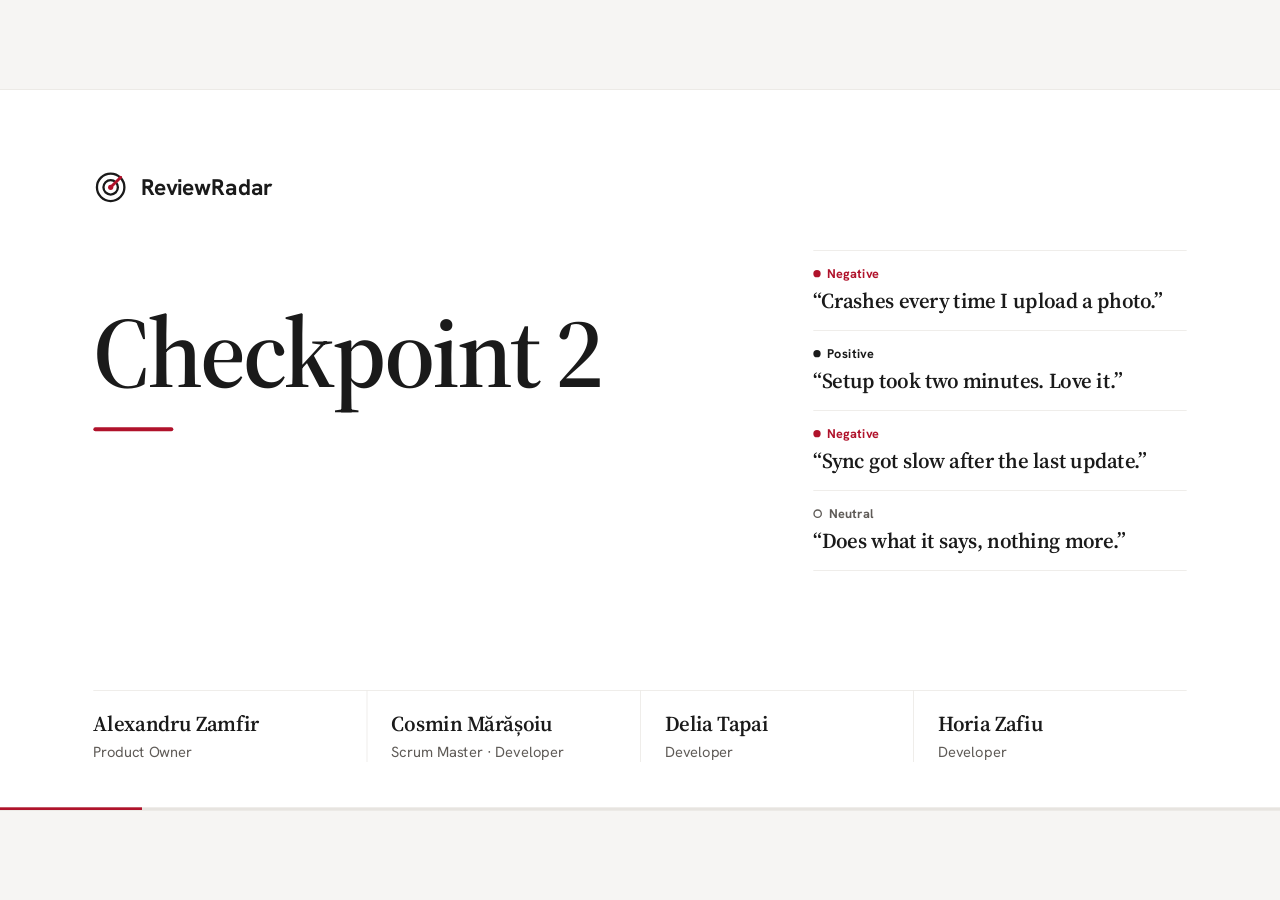
<file: docs/presentation/index.html>
<!DOCTYPE html>
<html lang="en">
<head>
<meta charset="utf-8">
<meta name="viewport" content="width=device-width, initial-scale=1">
<title>ReviewRadar · Checkpoint 2</title>
<link rel="icon" href="data:image/svg+xml,%3Csvg xmlns='http://www.w3.org/2000/svg' viewBox='0 0 24 24'%3E%3Ccircle cx='12' cy='12' r='9.5' fill='none' stroke='%231a1a1a' stroke-width='1.6'/%3E%3Ccircle cx='12' cy='12' r='5' fill='none' stroke='%231a1a1a' stroke-width='1.6'/%3E%3Cpath d='M12 12 L19 5' stroke='%23b0122b' stroke-width='2' stroke-linecap='round'/%3E%3Ccircle cx='12' cy='12' r='1.8' fill='%23b0122b'/%3E%3C/svg%3E">
<link rel="preconnect" href="https://fonts.googleapis.com">
<link rel="preconnect" href="https://fonts.gstatic.com" crossorigin>
<link rel="stylesheet" href="https://fonts.googleapis.com/css2?family=Hanken+Grotesk:wght@400;500;600;700&family=Source+Serif+4:opsz,wght@8..60,600&display=swap">
<link rel="stylesheet" href="styles.css">
</head>
<body>

<!-- Shared symbols -->
<svg width="0" height="0" style="position:absolute" aria-hidden="true">
  <defs>
    <symbol id="logo" viewBox="0 0 24 24">
      <circle cx="12" cy="12" r="9.5" fill="none" stroke="#1a1a1a" stroke-width="1.6"/>
      <circle cx="12" cy="12" r="5" fill="none" stroke="#1a1a1a" stroke-width="1.6"/>
      <path d="M12 12 L19 5" stroke="#b0122b" stroke-width="2" stroke-linecap="round"/>
      <circle cx="12" cy="12" r="1.8" fill="#b0122b"/>
    </symbol>
    <symbol id="i-chat" viewBox="0 0 24 24"><path d="M4.5 19.5l1.2-3.6A8 8 0 1 1 8.4 18.6z"/><path d="M9 10.5h6M9 13.5h4"/></symbol>
    <symbol id="i-headset" viewBox="0 0 24 24"><path d="M4 15v-3a8 8 0 0 1 16 0v3"/><rect x="3" y="14" width="4.5" height="6.5" rx="1.5"/><rect x="16.5" y="14" width="4.5" height="6.5" rx="1.5"/></symbol>
    <symbol id="i-userplus" viewBox="0 0 24 24"><circle cx="10" cy="8" r="4"/><path d="M3 20c.4-3.6 3.3-6 7-6 2 0 3.7.6 5 1.8"/><path d="M19 13v7M15.5 16.5h7"/></symbol>
    <symbol id="i-key" viewBox="0 0 24 24"><circle cx="8" cy="15.5" r="4.5"/><path d="M11.2 12.3L20 3.5M16.5 7l3 3M14 9.5l2 2"/></symbol>
    <symbol id="i-shield" viewBox="0 0 24 24"><path d="M12 3l8 3v6c0 4.6-3.4 8.1-8 9-4.6-.9-8-4.4-8-9V6z"/><path d="M8.5 12.2l2.4 2.4 4.6-4.9"/></symbol>
    <symbol id="i-bell" viewBox="0 0 24 24"><path d="M6 16.5V11a6 6 0 0 1 12 0v5.5l1.8 1.8H4.2z"/><path d="M10 21h4"/></symbol>
    <symbol id="i-mail" viewBox="0 0 24 24"><rect x="3" y="5" width="18" height="14" rx="2"/><path d="M3.5 7l8.5 6 8.5-6"/></symbol>
    <marker id="arrow" viewBox="0 0 10 10" refX="9" refY="5" markerWidth="9" markerHeight="9" orient="auto-start-reverse"><path d="M0 0L10 5L0 10z" fill="#1a1a1a"/></marker>
    <marker id="arrow-soft" viewBox="0 0 10 10" refX="9" refY="5" markerWidth="9" markerHeight="9" orient="auto-start-reverse"><path d="M0 0L10 5L0 10z" fill="#a8a39e"/></marker>
  </defs>
</svg>

<main class="viewport">
<div class="stage" id="stage" data-current="0">

  <!-- ============ Title ============ -->
  <section class="slide s-title" aria-label="Title">
    <div class="brand rv"><svg aria-hidden="true"><use href="#logo"/></svg>ReviewRadar</div>
    <h1 class="rv d1">Checkpoint 2</h1>

    <ul class="samples" aria-label="Sample reviews">
      <li class="neg rv d2"><span class="sent">Negative</span><q>Crashes every time I upload a photo.</q></li>
      <li class="pos rv d3"><span class="sent">Positive</span><q>Setup took two minutes. Love it.</q></li>
      <li class="neg rv d4"><span class="sent">Negative</span><q>Sync got slow after the last update.</q></li>
      <li class="neu rv d5"><span class="sent">Neutral</span><q>Does what it says, nothing more.</q></li>
    </ul>

    <div class="team rv d3">
      <div><div class="name">Alexandru Zamfir</div><div class="role">Product Owner</div></div>
      <div><div class="name">Cosmin Mărășoiu</div><div class="role">Scrum Master · Developer</div></div>
      <div><div class="name">Delia Tapai</div><div class="role">Developer</div></div>
      <div><div class="name">Horia Zafiu</div><div class="role">Developer</div></div>
    </div>
  </section>

  <!-- ============ Meetings & communication ============ -->
  <section class="slide s-meet" aria-label="Meetings and communication">
    <h2 class="rv">How the team stayed in sync</h2>
    <p class="meta rv d1"><span class="ico"><svg class="icon" aria-hidden="true"><use href="#i-chat"/></svg><b>WhatsApp</b> for day-to-day coordination</span>
      <span class="ico"><svg class="icon" aria-hidden="true"><use href="#i-headset"/></svg><b>Discord</b> voice calls for every meeting</span></p>

    <div class="track">
      <div class="meeting rv d2">
        <div class="pt"></div>
        <p class="when">Meeting 1</p>
        <h3>Kickoff &amp; planning</h3>
        <p class="body">Set up the <b>environment</b> and repository, <b>divided the tasks</b> and agreed on the <b>system architecture</b>.</p>
      </div>
      <div class="meeting rv d3">
        <div class="pt"></div>
        <p class="when">Meeting 2</p>
        <h3>Debrief &amp; review</h3>
        <p class="body">Reviewed <b>implementation progress</b>, went through these <b>slides</b> and agreed on the <b>next steps</b>.</p>
      </div>
    </div>
  </section>

  <!-- ============ Authentication ============ -->
  <section class="slide s-auth" aria-label="Authentication">
    <div class="cols">
      <div>
        <h2 class="rv">Supabase Auth owns every account</h2>
        <p class="lead rv d1">We chose <b>Supabase Auth</b> and route it through our <b>FastAPI</b> gateway, so the UI never holds an auth key.</p>
      </div>
      <ul class="rows">
        <li class="rv d2"><svg class="icon" aria-hidden="true"><use href="#i-userplus"/></svg><h3>Registration</h3>
          <p class="body">Email and password; a <b>profile</b> is created by a database trigger</p></li>
        <li class="rv d3"><svg class="icon" aria-hidden="true"><use href="#i-key"/></svg><h3>Login</h3>
          <p class="body">Supabase issues a <b>JWT</b>; FastAPI verifies it on every request</p></li>
        <li class="rv d4"><svg class="icon" aria-hidden="true"><use href="#i-shield"/></svg><h3>Session</h3>
          <p class="body">Refresh token in an <b>HttpOnly cookie</b>, so a reload keeps you signed in</p></li>
      </ul>
    </div>
    <div class="chain rv d5">
      <span class="step">Account</span><span class="arrow"></span>
      <span class="step">Project membership</span><span class="arrow"></span>
      <span class="step key">Role in that project</span><span class="arrow"></span>
      <span class="step">Allowed actions</span>
    </div>
  </section>

  <!-- ============ Notifications ============ -->
  <section class="slide s-notif" aria-label="Notifications">
    <h2 class="rv">One inbox for every decision</h2>
    <p class="meta rv d1">A single <b>notify()</b> call in FastAPI per event. Solid lines are live, dashed lines are planned.</p>

    <div class="flow">
      <ul class="events rv d2">
        <li>Invited to a project</li>
        <li>Invitation accepted or declined</li>
        <li class="later">Sentiment analysis finished</li>
        <li class="later">Issue assigned to you</li>
      </ul>
      <div class="connector rv d3"></div>
      <div class="hub-node rv d3"><h3>Notification service</h3></div>
      <div class="fork rv d4">
        <svg viewBox="0 0 120 360" preserveAspectRatio="none" aria-hidden="true">
          <path d="M0 180 C60 180 60 80 116 80" fill="none" stroke="#1a1a1a" stroke-width="2" vector-effect="non-scaling-stroke" marker-end="url(#arrow)"/>
          <path d="M0 180 C60 180 60 280 116 280" fill="none" stroke="#a8a39e" stroke-width="2" stroke-dasharray="8 8" vector-effect="non-scaling-stroke" marker-end="url(#arrow-soft)"/>
        </svg>
      </div>
      <div class="channels">
        <div class="channel rv d4">
          <svg class="icon" aria-hidden="true"><use href="#i-bell"/></svg>
          <div><h3>In-app inbox</h3><p class="small">Unread count in the top bar; accept or decline in place</p></div>
        </div>
        <div class="channel planned rv d5">
          <svg class="icon" aria-hidden="true"><use href="#i-mail"/></svg>
          <div><h3>Email via Brevo</h3><p class="small">Planned: the same events by email</p></div>
        </div>
      </div>
    </div>
  </section>

  <!-- ============ Review import (new) ============ -->
  <section class="slide s-import" aria-label="Review import">
    <h2 class="rv">Reviews can now enter a project</h2>
    <p class="meta rv d1">CSV import and a manual review form on the new <b>Reviews</b> page · FR03 · FR04 · NFR02</p>

    <div class="track pipe">
      <div class="meeting rv d2">
        <div class="pt"></div>
        <h3>Upload a CSV</h3>
        <p class="body">UTF-8, up to 2&nbsp;MB. Comma, semicolon or tab is detected automatically.</p>
      </div>
      <div class="meeting rv d3">
        <div class="pt"></div>
        <h3>Check the file</h3>
        <p class="body">A <b>content</b> column is required. A file that can’t be read is rejected and nothing is saved.</p>
      </div>
      <div class="meeting rv d4">
        <div class="pt"></div>
        <h3>Validate each row</h3>
        <p class="body">Bad rows are reported with <b>row, field and reason</b>. Valid rows are still saved.</p>
      </div>
      <div class="meeting rv d5">
        <div class="pt"></div>
        <h3>Skip duplicates</h3>
        <p class="body">The same text, ignoring case and spacing, is <b>counted, not saved twice</b>.</p>
      </div>
    </div>

    <p class="foot rv d5">Only owners and analysts can import; archived projects are read-only. Manual reviews get the same duplicate check, and every import is written to the audit log.</p>
  </section>

  <!-- ============ Implementation progress ============ -->
  <section class="slide s-progress" aria-label="Implementation progress">
    <h2 class="rv">Collaboration is built; review data has started</h2>
    <p class="meta rv d1"><b>251</b> automated tests · <b>97%</b> backend coverage · CI on every pull request · tracked on Trello</p>

    <ul class="ledger rv d2">
      <li><h3>Authentication</h3><p>Sign up, sign in and sign out through FastAPI; the session survives a reload</p><span>FR01</span></li>
      <li><h3>Projects &amp; roles</h3><p>Create, rename and archive; owner, analyst, product manager, viewer</p><span>FR02 · FR09</span></li>
      <li><h3>Invitations &amp; inbox</h3><p>Invite by email and role, 7-day expiry, unread count</p><span>FR09</span></li>
      <li><h3>Categories</h3><p>Per-project categories with an optional colour, managed by owners</p><span></span></li>
      <li><h3>Review import</h3><p>CSV upload with row validation, manual entry, duplicate detection</p><span>FR03 · FR04</span></li>
      <li><h3>Docker Compose</h3><p>Frontend and backend start with one command</p><span></span></li>
    </ul>
  </section>

  <!-- ============ Architecture ============ -->
  <section class="slide s-arch" aria-label="Architecture">
    <h2 class="rv">How the pieces fit together</h2>
    <p class="meta rv d1">Solid boxes are in use, dashed boxes are planned.</p>

    <div class="arch rv d2">
      <svg class="wires" viewBox="0 0 1640 600" aria-hidden="true">
        <path d="M240 320 L406 320" marker-end="url(#arrow)"/>
        <text x="325" y="304" text-anchor="middle">WebSocket</text>
        <path d="M740 320 L906 320" marker-end="url(#arrow)"/>
        <text x="825" y="304" text-anchor="middle">HTTP + JWT</text>
        <path d="M1240 320 C1290 320 1290 86 1336 86" marker-end="url(#arrow)"/>
        <path d="M1240 320 C1290 320 1290 242 1336 242" marker-end="url(#arrow)"/>
        <path class="planned" d="M1240 320 C1290 320 1290 398 1336 398" marker-end="url(#arrow-soft)"/>
        <path class="planned" d="M1240 320 C1290 320 1290 554 1336 554" marker-end="url(#arrow-soft)"/>
      </svg>

      <div class="compose" style="left:380px;top:140px;width:890px;height:300px"><span>Docker Compose</span></div>

      <div class="node soft" style="left:0;top:220px;width:240px;height:200px">
        <h3>Browser</h3><p>Refresh token in an HttpOnly cookie</p>
      </div>
      <div class="node" style="left:410px;top:220px;width:330px;height:200px">
        <h3>Streamlit</h3><p>Projects, categories, reviews and inbox; holds no auth key</p>
      </div>
      <div class="node key" style="left:910px;top:220px;width:330px;height:200px">
        <h3>FastAPI</h3><p>Auth gateway, roles, import and every business rule</p>
      </div>

      <div class="node sm" style="left:1340px;top:30px"><h3>Supabase Auth</h3><p>Accounts and tokens</p></div>
      <div class="node sm" style="left:1340px;top:186px"><h3>PostgreSQL</h3><p>Projects, roles, reviews</p></div>
      <div class="node sm planned" style="left:1340px;top:342px"><h3>Hugging Face</h3><p>Sentiment models</p></div>
      <div class="node sm planned" style="left:1340px;top:498px"><h3>Brevo</h3><p>Email delivery</p></div>
    </div>
  </section>

  <!-- ============ What's next ============ -->
  <section class="slide s-next" aria-label="What's next">
    <h2 class="rv">From review data to the first insight</h2>

    <div class="road">
      <span class="solid"></span>
      <div class="stop now rv d1">
        <div class="pin"></div>
        <p class="when">Today</p>
        <h3>Checkpoint 2</h3>
        <p class="what">Accounts, projects, categories and review import in place</p>
      </div>
      <div class="stop rv d2">
        <div class="pin"></div>
        <p class="when">Next</p>
        <h3>Pair programming</h3>
        <p class="what">A remote session over <b>Parsec</b> on one screen, for the hardest tasks and the integration work</p>
      </div>
      <div class="stop rv d3">
        <div class="pin"></div>
        <p class="when">Then · FR06 · FR07 · NFR03</p>
        <h3>Sentiment analysis</h3>
        <p class="what">A Hugging Face model runs in the background and stores a label per review, shown as an estimate that can be corrected</p>
      </div>
      <div class="stop goal rv d4">
        <div class="pin"></div>
        <p class="when">Target</p>
        <h3>Checkpoint 3</h3>
        <p class="what">⅔ of committed stories done</p>
      </div>
    </div>
  </section>

  <!-- ============ Closing ============ -->
  <section class="slide s-close" aria-label="Summary">
    <div class="cols">
      <div>
        <h2 class="rv">Checkpoint 2 in three lines</h2>
        <ul class="recap">
          <li class="rv d1"><span class="k">Achieved</span>
            <span class="v"><b>Sign-in, projects, roles, invitations, categories and review import</b>, covered by 251 tests</span></li>
          <li class="rv d2"><span class="k">Evolved</span>
            <span class="v">From proposal to an app that runs in <b>Docker</b>; <b>Supabase Auth</b> integrated</span></li>
          <li class="rv d3"><span class="k">Next</span>
            <span class="v">Pair programming, then <b>sentiment analysis</b> on the imported reviews</span></li>
        </ul>
      </div>
      <div class="thanks">
        <div class="big rv d2">Thank you.</div>
        <div class="q rv d3">Questions?
          <svg class="ring" viewBox="0 0 440 150" aria-hidden="true"><path pathLength="1" d="M262 10 C140 2 16 24 12 76 C8 126 124 144 234 140 C344 136 434 114 430 70 C426 28 352 8 274 12 C244 13 218 18 198 26"/></svg>
        </div>
      </div>
    </div>
  </section>

  <footer class="chrome-bottom">
    <div class="wordmark"><svg aria-hidden="true"><use href="#logo"/></svg>ReviewRadar</div>
    <span class="counter" id="counter"></span>
  </footer>
  <div class="progress"><i id="bar"></i></div>
</div>
</main>

<div class="controls" aria-label="Presentation controls">
  <button id="prev" type="button" aria-label="Previous slide"><svg viewBox="0 0 24 24"><path d="M15 5l-7 7 7 7"/></svg></button>
  <button id="next" type="button" aria-label="Next slide"><svg viewBox="0 0 24 24"><path d="M9 5l7 7-7 7"/></svg></button>
  <button id="fs" type="button" aria-label="Toggle fullscreen"><svg viewBox="0 0 24 24"><path d="M4 9V4h5M20 9V4h-5M4 15v5h5M20 15v5h-5"/></svg></button>
</div>
<div class="hint"><kbd>←</kbd> <kbd>→</kbd> or <kbd>Space</kbd> to navigate · <kbd>F</kbd> fullscreen</div>

<script src="deck.js"></script>
</body>
</html>
</file>
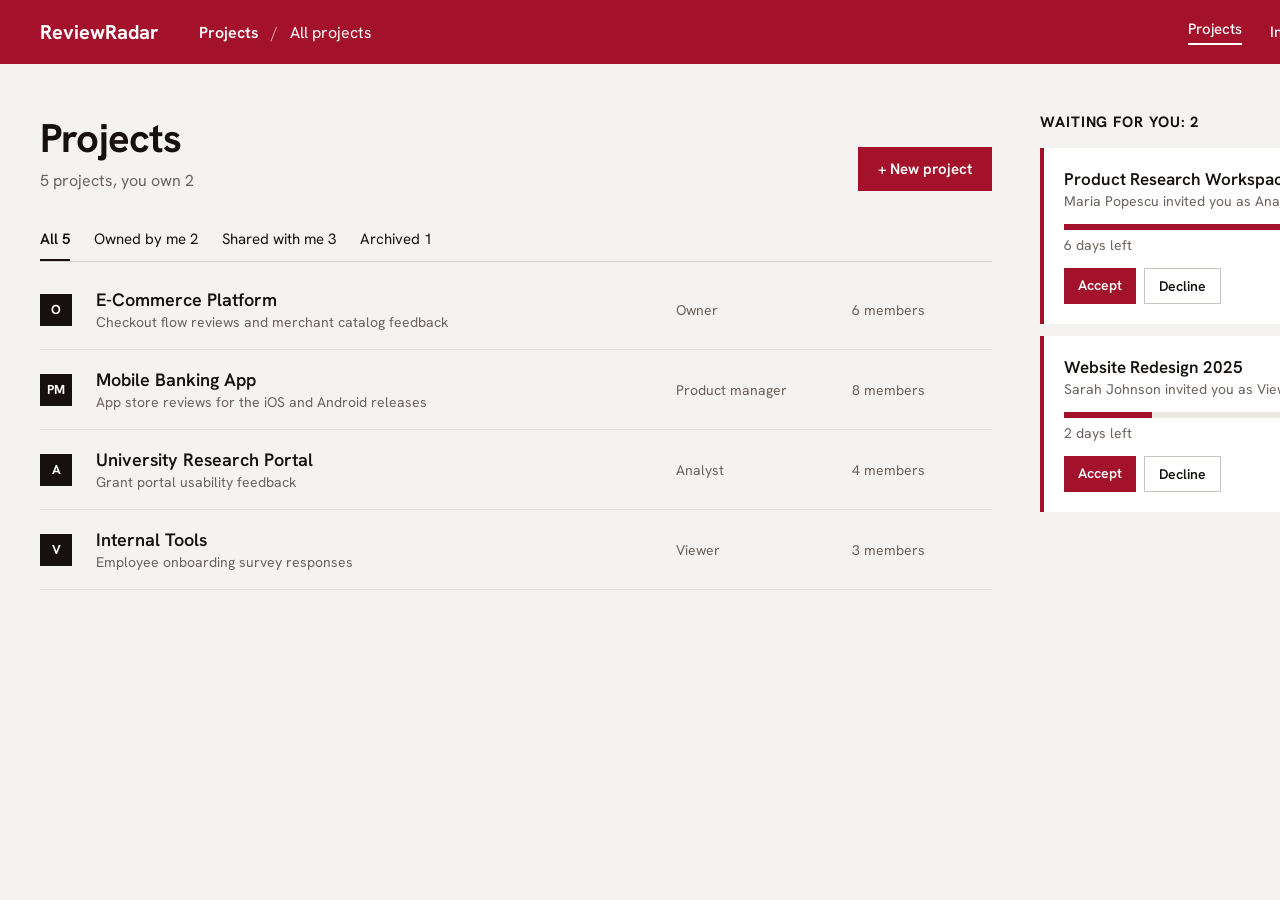
<file: .impeccable/mocks/decision/assigned.html>
<!doctype html><html><head><meta charset="utf-8">
<link href="https://fonts.googleapis.com/css2?family=Hanken+Grotesk:wght@400;500;600;700&display=swap" rel="stylesheet">
<style>
*{box-sizing:border-box;margin:0}body{width:1440px;height:900px;overflow:hidden;font-family:'Hanken Grotesk',sans-serif;background:#f4f3f1;color:#16110f}
.band{height:64px;background:#a3122a;color:#fff;display:flex;align-items:center;padding:0 40px;gap:40px}
.mark{font-weight:700;font-size:20px}.where{display:flex;gap:12px;align-items:center;font-size:16px}
.where b{font-weight:600}.sep{opacity:.6}.nav{margin-left:auto;display:flex;gap:28px;font-size:15px;font-weight:500;align-items:center}
.nav span.on{border-bottom:2px solid #fff;padding-bottom:4px}.inbox{display:flex;gap:8px;align-items:center}
.sq{background:#fff;color:#a3122a;width:24px;height:24px;display:grid;place-items:center;font-weight:700;font-size:13px}
.av{width:32px;height:32px;border-radius:50%;background:#fff;color:#a3122a;display:grid;place-items:center;font-weight:700;font-size:13px}
main{padding:48px 40px;display:grid;grid-template-columns:1fr 360px;gap:48px}
h1{font-size:40px;font-weight:700;letter-spacing:-.02em}.sub{color:#6b625d;font-size:16px;margin-top:6px}
.head{display:flex;align-items:end;justify-content:space-between;margin-bottom:28px}
.btn{background:#a3122a;color:#fff;padding:12px 20px;font-weight:600;font-size:15px}
.tabs{display:flex;gap:24px;font-size:15px;border-bottom:1px solid #d9d5d1;margin-bottom:8px}.tabs span{padding:10px 0}.tabs .on{border-bottom:2px solid #16110f;font-weight:600}
.row{display:grid;grid-template-columns:40px 1fr 160px 140px;align-items:center;padding:18px 0;border-bottom:1px solid #e3dfdb;gap:16px}
.tag{width:32px;height:32px;background:#16110f;color:#fff;display:grid;place-items:center;font-weight:700;font-size:13px}
.n{font-size:18px;font-weight:600}.d{color:#6b625d;font-size:14px;margin-top:2px}.m{font-size:14px;color:#6b625d}
aside h2{font-size:15px;font-weight:700;text-transform:uppercase;letter-spacing:.06em;margin-bottom:16px}
.inv{background:#fff;padding:20px;margin-bottom:12px;border-left:4px solid #a3122a}.inv .n{font-size:17px}
.bar{height:6px;background:#ece8e4;margin:14px 0 6px}.bar i{display:block;height:100%;background:#a3122a}
.acts{display:flex;gap:8px;margin-top:14px}.acts span{padding:8px 14px;font-weight:600;font-size:14px}.a1{background:#a3122a;color:#fff}.a2{border:1px solid #c9c3be}
</style></head><body>
<div class="band"><div class="mark">ReviewRadar</div><div class="where"><b>Projects</b><span class="sep">/</span>All projects</div>
<div class="nav"><span class="on">Projects</span><span class="inbox">Inbox <span class="sq">3</span></span><span class="av">AM</span></div></div>
<main><section><div class="head"><div><h1>Projects</h1><div class="sub">5 projects, you own 2</div></div><div class="btn">+ New project</div></div>
<div class="tabs"><span class="on">All 5</span><span>Owned by me 2</span><span>Shared with me 3</span><span>Archived 1</span></div>
<div class="row"><div class="tag">O</div><div><div class="n">E-Commerce Platform</div><div class="d">Checkout flow reviews and merchant catalog feedback</div></div><div class="m">Owner</div><div class="m">6 members</div></div>
<div class="row"><div class="tag">PM</div><div><div class="n">Mobile Banking App</div><div class="d">App store reviews for the iOS and Android releases</div></div><div class="m">Product manager</div><div class="m">8 members</div></div>
<div class="row"><div class="tag">A</div><div><div class="n">University Research Portal</div><div class="d">Grant portal usability feedback</div></div><div class="m">Analyst</div><div class="m">4 members</div></div>
<div class="row"><div class="tag">V</div><div><div class="n">Internal Tools</div><div class="d">Employee onboarding survey responses</div></div><div class="m">Viewer</div><div class="m">3 members</div></div></section>
<aside><h2>Waiting for you: 2</h2>
<div class="inv"><div class="n">Product Research Workspace</div><div class="d">Maria Popescu invited you as Analyst</div><div class="bar"><i style="width:86%"></i></div><div class="m">6 days left</div><div class="acts"><span class="a1">Accept</span><span class="a2">Decline</span></div></div>
<div class="inv"><div class="n">Website Redesign 2025</div><div class="d">Sarah Johnson invited you as Viewer</div><div class="bar"><i style="width:28%"></i></div><div class="m">2 days left</div><div class="acts"><span class="a1">Accept</span><span class="a2">Decline</span></div></div></aside></main></body></html>
</file>
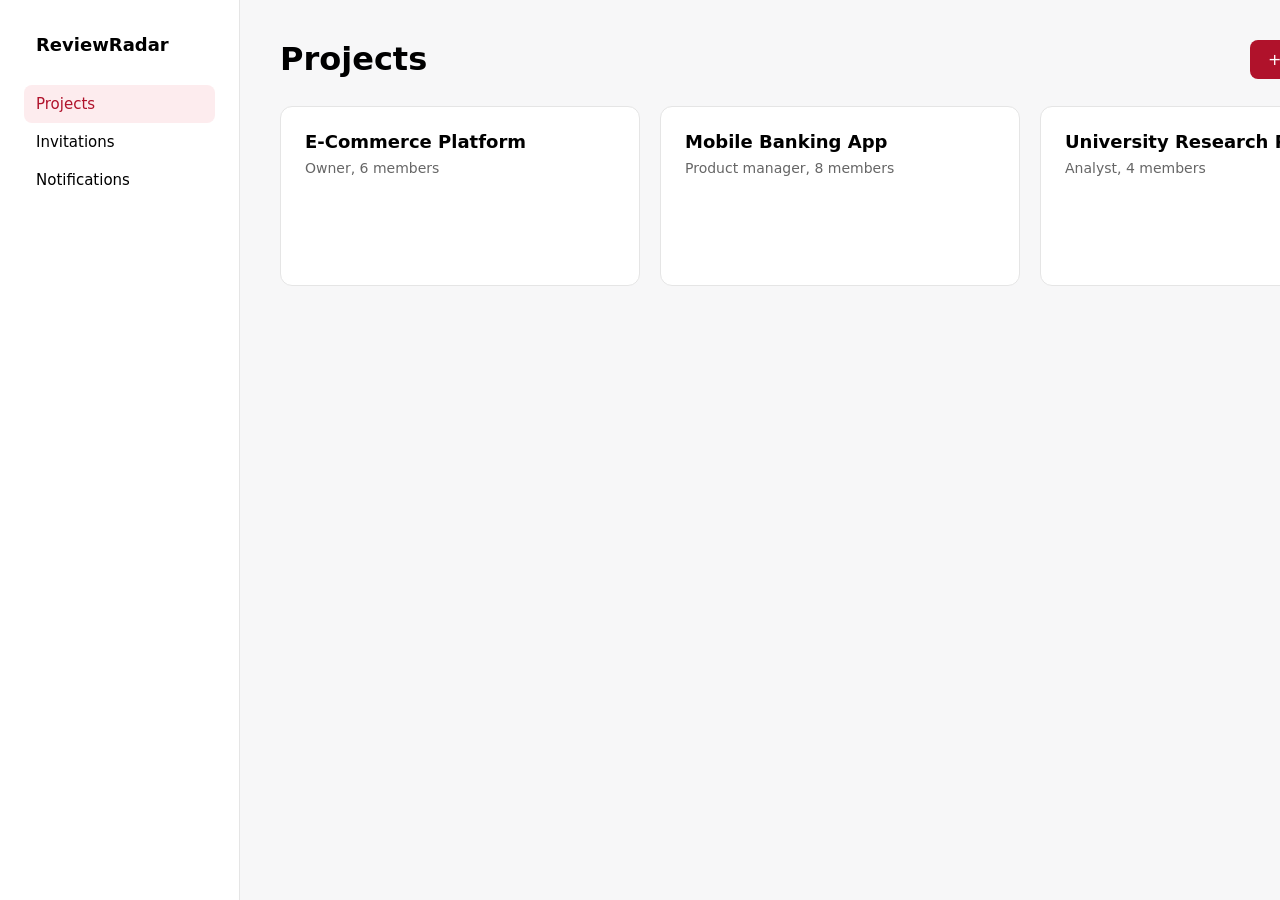
<file: .impeccable/mocks/decision/canon.html>
<!doctype html><html><head><meta charset="utf-8"><style>*{box-sizing:border-box;margin:0}body{width:1440px;height:900px;overflow:hidden;font-family:system-ui,sans-serif;background:#f7f7f8;display:flex}
nav{width:240px;background:#fff;border-right:1px solid #e5e5e5;padding:24px}nav div{padding:10px 12px;font-size:15px}nav .on{background:#fdecee;color:#b0122b;border-radius:8px}
main{flex:1;padding:40px}h1{font-size:32px}.g{display:grid;grid-template-columns:repeat(3,1fr);gap:20px;margin-top:28px}.c{background:#fff;border:1px solid #e5e5e5;border-radius:12px;padding:24px;height:180px}
.c b{font-size:18px}.c p{color:#666;margin-top:8px;font-size:14px}.btn{float:right;background:#b0122b;color:#fff;padding:10px 18px;border-radius:8px}</style></head><body>
<nav><div style="font-weight:700;font-size:18px;margin-bottom:20px">ReviewRadar</div><div class="on">Projects</div><div>Invitations</div><div>Notifications</div></nav>
<main><span class="btn">+ New project</span><h1>Projects</h1><div class="g"><div class="c"><b>E-Commerce Platform</b><p>Owner, 6 members</p></div><div class="c"><b>Mobile Banking App</b><p>Product manager, 8 members</p></div><div class="c"><b>University Research Portal</b><p>Analyst, 4 members</p></div></div></main></body></html>
</file>
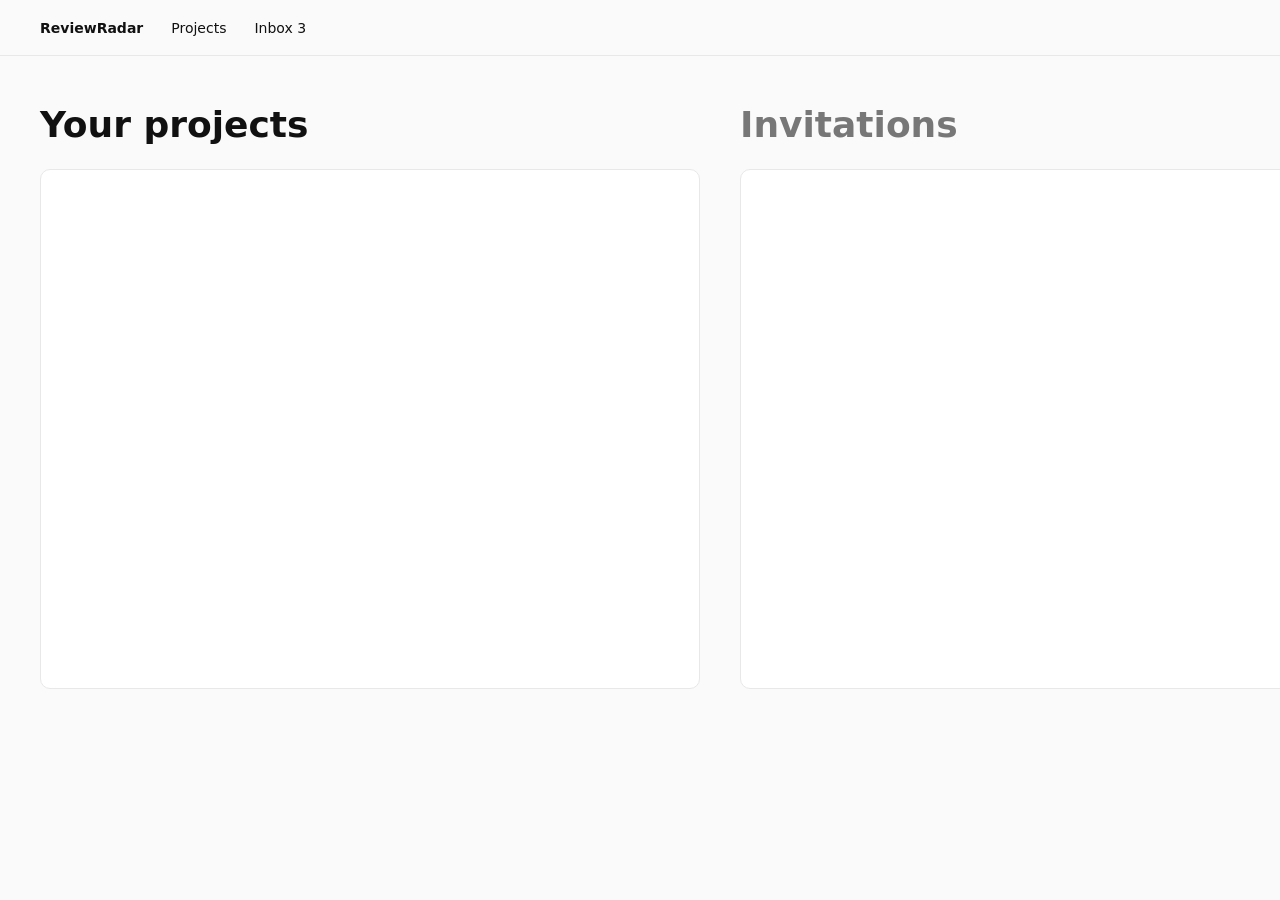
<file: .impeccable/mocks/decision/challenger-mono.html>
<!doctype html><html><head><meta charset="utf-8"><style>*{box-sizing:border-box;margin:0}body{width:1440px;height:900px;overflow:hidden;font-family:system-ui,sans-serif;background:#fafafa;color:#111}
.top{height:56px;display:flex;align-items:center;gap:28px;padding:0 40px;border-bottom:1px solid #e8e8e8;font-size:14px}.btn{margin-left:auto;background:#a3122a;color:#fff;padding:8px 14px;border-radius:6px}
main{padding:48px 40px;display:grid;grid-template-columns:1fr 1fr;gap:40px}h1{font-size:36px;font-weight:600}.p{background:#fff;border:1px solid #e8e8e8;border-radius:10px;height:520px;margin-top:24px}</style></head><body>
<div class="top"><b>ReviewRadar</b><span>Projects</span><span>Inbox 3</span><span class="btn">New project</span></div>
<main><div><h1>Your projects</h1><div class="p"></div></div><div><h1 style="color:#777">Invitations</h1><div class="p"></div></div></main></body></html>
</file>
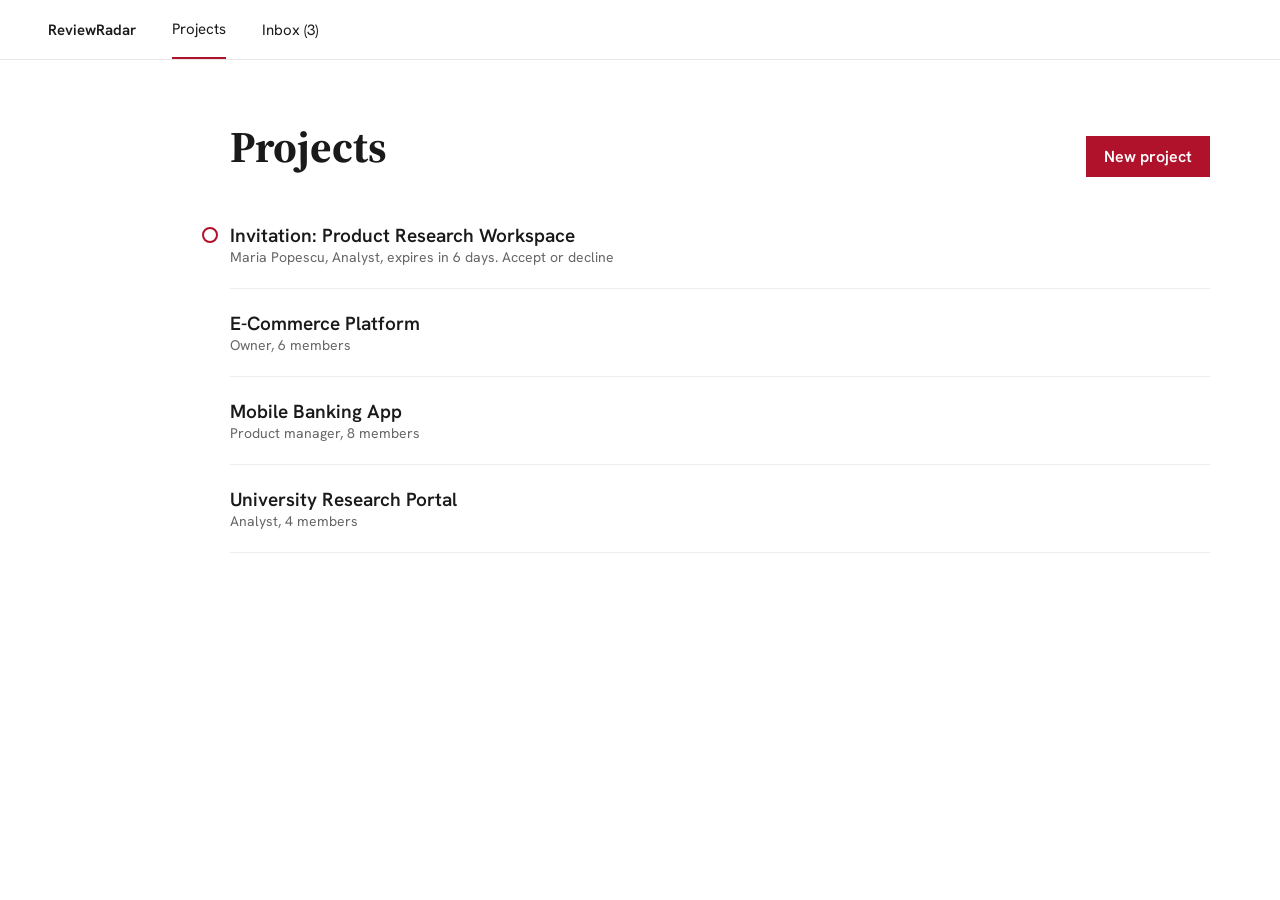
<file: .impeccable/mocks/decision/model-pick.html>
<!doctype html><html><head><meta charset="utf-8">
<link href="https://fonts.googleapis.com/css2?family=Source+Serif+4:wght@600&family=Hanken+Grotesk:wght@400;600&display=swap" rel="stylesheet">
<style>*{box-sizing:border-box;margin:0}body{width:1440px;height:900px;overflow:hidden;font-family:'Hanken Grotesk',sans-serif;background:#fff;color:#1a1a1a}
.top{height:60px;display:flex;align-items:center;padding:0 48px;gap:36px;border-bottom:1px solid #e6e6e6}.mark{font-weight:600;font-size:18px}
.top span{font-size:15px}.on{border-bottom:2px solid #b0122b;padding-bottom:18px;margin-bottom:-19px}.r{margin-left:auto}
main{max-width:980px;margin:56px auto}h1{font-family:'Source Serif 4',serif;font-size:44px}.row{padding:22px 0;border-bottom:1px solid #eee;position:relative}
.row.p::before{content:"";position:absolute;left:-28px;top:26px;width:12px;height:12px;border:2px solid #b0122b;border-radius:50%}
.n{font-size:19px;font-weight:600}.d{color:#666;font-size:14px}.btn{background:#b0122b;color:#fff;padding:10px 18px;font-weight:600}
</style></head><body><div class="top"><span class="mark">ReviewRadar</span><span class="on">Projects</span><span>Inbox (3)</span><span class="r">Alex Morgan</span></div>
<main><div style="display:flex;justify-content:space-between;align-items:end;margin-bottom:24px"><h1>Projects</h1><span class="btn">New project</span></div>
<div class="row p"><div class="n">Invitation: Product Research Workspace</div><div class="d">Maria Popescu, Analyst, expires in 6 days. Accept or decline</div></div>
<div class="row"><div class="n">E-Commerce Platform</div><div class="d">Owner, 6 members</div></div>
<div class="row"><div class="n">Mobile Banking App</div><div class="d">Product manager, 8 members</div></div>
<div class="row"><div class="n">University Research Portal</div><div class="d">Analyst, 4 members</div></div></main></body></html>
</file>
<file: docs/presentation/styles.css>
/* ReviewRadar · Checkpoint 2 deck
   Follows DESIGN.md "The Editor's Red Pencil": ink on a white proof sheet, hairline rules,
   one crimson pencil for "you are here" and "act here". Stage is authored at 1920×1080. */

:root {
  --pencil: #b0122b;
  --pencil-wash: #f8e4e7;
  --ink: #1a1a1a;
  --graphite: #5f5b57;
  --rule: #e7e4e0;
  --tint: #f6f5f3;
  --sheet: #ffffff;
  --planned: #a8a39e;
  --serif: "Source Serif 4", Georgia, "Times New Roman", serif;
  --sans: "Hanken Grotesk", "Segoe UI", system-ui, sans-serif;
  --ease: cubic-bezier(.16, 1, .3, 1);
  --pad-x: 140px;
}

* { box-sizing: border-box; margin: 0; padding: 0; }
html, body { height: 100%; }
body {
  background: var(--tint);
  color: var(--ink);
  font-family: var(--sans);
  overflow: hidden;
  -webkit-font-smoothing: antialiased;
}
::selection { background: var(--pencil-wash); color: var(--ink); }

/* ---------- Stage: fixed 1920×1080, scaled to fit ---------- */
.viewport { position: fixed; inset: 0; display: grid; place-items: center; }
.stage {
  position: absolute; left: 50%; top: 50%;
  width: 1920px; height: 1080px;
  background: var(--sheet);
  transform-origin: 0 0;
  overflow: hidden;
  box-shadow: 0 0 0 1px var(--rule);
}
:fullscreen .stage, .is-fullscreen .stage { box-shadow: none; }
:fullscreen body, body.is-fullscreen { background: var(--sheet); }

/* ---------- Chrome: wordmark + counter at the foot only ---------- */
.chrome-bottom {
  position: absolute; left: var(--pad-x); right: var(--pad-x); bottom: 0; height: 96px;
  display: flex; align-items: center; justify-content: space-between;
  font-size: 20px; color: var(--graphite); z-index: 5;
  transition: opacity .5s var(--ease);
}
.stage[data-current="0"] .chrome-bottom { opacity: 0; }
.wordmark { display: flex; align-items: center; gap: 12px; font-weight: 700; font-size: 21px; letter-spacing: -0.01em; color: var(--ink); }
.wordmark svg { width: 28px; height: 28px; display: block; }
.counter { font-variant-numeric: tabular-nums; letter-spacing: .02em; }
.counter b { color: var(--ink); font-weight: 600; }
.progress { position: absolute; left: 0; right: 0; bottom: 0; height: 4px; background: var(--rule); z-index: 6; }
.progress i { display: block; height: 100%; background: var(--pencil); width: 0; transition: width .6s var(--ease); }

/* ---------- Slides & transitions ---------- */
.slide {
  position: absolute; inset: 0;
  padding: 128px var(--pad-x) 120px;
  opacity: 0; visibility: hidden;
  transform: translateX(48px);
  transition: opacity .55s var(--ease), transform .7s var(--ease), visibility 0s linear .7s;
}
.slide.is-before { transform: translateX(-48px); }
.slide.is-active {
  opacity: 1; visibility: visible; transform: none;
  transition: opacity .55s var(--ease) .08s, transform .7s var(--ease) .08s, visibility 0s;
}
.slide .rv { opacity: 0; transform: translateY(14px); transition: opacity .6s var(--ease), transform .7s var(--ease); }
.slide.is-active .rv { opacity: 1; transform: none; }
.slide.is-active .rv.d1 { transition-delay: .16s; }
.slide.is-active .rv.d2 { transition-delay: .26s; }
.slide.is-active .rv.d3 { transition-delay: .36s; }
.slide.is-active .rv.d4 { transition-delay: .46s; }
.slide.is-active .rv.d5 { transition-delay: .56s; }

/* ---------- Type ---------- */
h1, h2, h3 { font-family: var(--serif); font-weight: 600; letter-spacing: -0.02em; text-wrap: balance; }
h2 { font-size: 80px; line-height: 1.04; max-width: 1400px; }
/* Red pencil stroke under every slide title */
h1::after, h2::after { content: ""; display: block; width: 88px; height: 5px; margin-top: 26px; border-radius: 3px; background: var(--pencil); }
h1::after { width: 120px; height: 6px; margin-top: 40px; }
h3 { font-size: 38px; line-height: 1.15; letter-spacing: -0.012em; }
.meta { margin-top: 26px; font-size: 27px; color: var(--graphite); font-variant-numeric: tabular-nums; }
.meta b { color: var(--pencil); font-weight: 600; }
.meta .ico { display: inline-flex; align-items: center; gap: 14px; margin-right: 48px; }
.meta .icon { width: 32px; height: 32px; }
.lead { font-size: 30px; line-height: 1.45; color: var(--graphite); max-width: 34ch; }
.lead b { color: var(--pencil); font-weight: 600; }
.body b { color: var(--ink); font-weight: 600; }
.body { font-size: 26px; line-height: 1.45; color: var(--graphite); }
.small { font-size: 22px; color: var(--graphite); line-height: 1.4; }
.when { font-size: 21px; font-weight: 600; color: var(--pencil); font-variant-numeric: tabular-nums; }

.icon { width: 40px; height: 40px; flex: none; stroke: var(--ink); fill: none; stroke-width: 1.6; stroke-linecap: round; stroke-linejoin: round; }

/* Hand-drawn pencil ring, drawn in on slide entry */
.ring path { fill: none; stroke: var(--pencil); stroke-width: 2.4; stroke-linecap: round;
  stroke-dasharray: 1; stroke-dashoffset: 1; }
.slide.is-active .ring path { animation: draw .9s var(--ease) .45s forwards; }
@keyframes draw { to { stroke-dashoffset: 0; } }

/* ===================================================================
   Title
   =================================================================== */
.s-title { padding-top: 120px; }
.s-title .brand { display: flex; align-items: center; gap: 20px; font-size: 34px; font-weight: 700; letter-spacing: -0.01em; }
.s-title .brand svg { width: 52px; height: 52px; }
.s-title h1 { font-size: 150px; line-height: .96; margin-top: 150px; letter-spacing: -0.03em; max-width: 1000px; }
.s-title .desc { margin-top: 44px; font-size: 31px; line-height: 1.45; color: var(--graphite); max-width: 38ch; }
.s-title .desc b { color: var(--ink); font-weight: 600; }
/* Sample reviews, each marked with its sentiment */
.samples { position: absolute; right: var(--pad-x); top: 240px; width: 560px; list-style: none; border-top: 1px solid var(--rule); }
.samples li { --c: var(--ink); padding: 22px 0 24px; border-bottom: 1px solid var(--rule); }
.samples li.neu { --c: var(--graphite); }
.samples li.neg { --c: var(--pencil); }
.samples .sent { display: flex; align-items: center; gap: 10px; font-size: 19px; font-weight: 700; letter-spacing: .02em; color: var(--c); }
.samples .sent::before { content: ""; width: 11px; height: 11px; border-radius: 50%; background: var(--c); }
.samples li.neu .sent::before { background: none; border: 2px solid var(--c); width: 9px; height: 9px; }
.samples q { display: block; margin-top: 8px; font-family: var(--serif); font-weight: 600; font-size: 32px; line-height: 1.25; letter-spacing: -0.01em; color: var(--ink); }

.team {
  position: absolute; left: var(--pad-x); right: var(--pad-x); bottom: 72px;
  display: grid; grid-template-columns: repeat(4, 1fr);
  border-top: 1px solid var(--rule);
}
.team > div { padding: 28px 0 0; }
.team > div + div { padding-left: 36px; border-left: 1px solid var(--rule); }
.team .name { font-family: var(--serif); font-weight: 600; font-size: 32px; letter-spacing: -0.01em; }
.team .role { font-size: 22px; color: var(--graphite); margin-top: 6px; }

/* ===================================================================
   Timeline track (meetings, import pipeline)
   =================================================================== */
.track { margin-top: 110px; display: grid; grid-template-columns: repeat(2, 1fr); position: relative; }
.track::before { content: ""; position: absolute; left: 0; right: 0; top: 13px; height: 2px; background: var(--ink); }
.meeting { position: relative; padding-right: 80px; }
.meeting .pt { position: relative; width: 28px; height: 28px; border-radius: 50%; background: var(--sheet); border: 2px solid var(--ink); z-index: 1; }
.meeting .pt::after { content: ""; position: absolute; inset: 7px; border-radius: 50%; background: var(--ink); }
.meeting .when { margin-top: 36px; }
.meeting h3 { margin-top: 10px; font-size: 46px; }
.meeting .body { margin-top: 22px; max-width: 30ch; }

.pipe { grid-template-columns: repeat(4, 1fr); margin-top: 96px; }
.pipe .meeting { padding-right: 56px; }
.pipe .meeting h3 { margin-top: 36px; font-size: 38px; }
.pipe .meeting .body { font-size: 25px; }
.foot { position: absolute; left: var(--pad-x); right: var(--pad-x); bottom: 128px; padding-top: 28px;
  border-top: 1px solid var(--rule); font-size: 25px; line-height: 1.45; color: var(--graphite); }

/* ===================================================================
   Authentication
   =================================================================== */
.s-auth .cols { display: grid; grid-template-columns: 680px 1fr; gap: 120px; }
.s-auth .lead { margin-top: 36px; }
.rows { list-style: none; border-top: 1px solid var(--rule); margin-top: 14px; }
.rows li { display: grid; grid-template-columns: 64px 1fr; gap: 0 22px; padding: 30px 0; border-bottom: 1px solid var(--rule); }
.rows li h3 { font-size: 36px; }
.rows li p { grid-column: 2; margin-top: 8px; }
.rows .icon { margin-top: 2px; }

.chain { position: absolute; left: var(--pad-x); right: var(--pad-x); bottom: 140px; display: flex; align-items: center; }
.chain .step { font-size: 26px; font-weight: 600; padding: 16px 26px; border: 1px solid var(--rule); border-radius: 6px; white-space: nowrap; background: var(--sheet); }
.chain .step.key { border-color: var(--ink); }
.chain .arrow { flex: 1; height: 2px; background: var(--rule); position: relative; min-width: 34px; }
.chain .arrow::after { content: ""; position: absolute; right: 0; top: -6px; border: 7px solid transparent; border-left: 10px solid var(--graphite); border-right: 0; }

/* ===================================================================
   Notifications
   =================================================================== */
.flow { margin-top: 96px; display: grid; grid-template-columns: 600px 110px 320px 110px 1fr; align-items: center; }
.events { list-style: none; border-top: 1px solid var(--rule); }
.events li { padding: 22px 0; border-bottom: 1px solid var(--rule); font-size: 28px; font-weight: 500; }
.events li.later { color: var(--graphite); font-weight: 400; }
.events li.later::after { content: " · planned"; font-size: 22px; }
.connector { height: 2px; background: var(--ink); position: relative; }
.connector::after { content: ""; position: absolute; right: -2px; top: -7px; border: 8px solid transparent; border-left: 12px solid var(--ink); border-right: 0; }
.hub-node { border: 2px solid var(--ink); border-radius: 6px; padding: 34px 30px; }
.hub-node h3 { font-size: 36px; }
.fork { position: relative; height: 360px; }
.fork svg { position: absolute; inset: 0; width: 100%; height: 100%; overflow: visible; }
.channels { display: flex; flex-direction: column; gap: 40px; }
.channel { display: flex; gap: 22px; align-items: flex-start; padding: 30px; border-radius: 6px; border: 2px solid var(--ink); min-height: 160px; }
.channel.planned { border: 2px dashed var(--planned); }
.channel.planned h3 { color: var(--graphite); }
.channel.planned .icon { stroke: var(--graphite); }
.channel h3 { font-size: 34px; }
.channel p { margin-top: 8px; }

/* ===================================================================
   Implementation progress: ruled ledger
   =================================================================== */
.ledger { list-style: none; margin-top: 64px; border-top: 2px solid var(--ink); }
.ledger li { display: grid; grid-template-columns: 420px 1fr 220px; align-items: baseline; gap: 40px; padding: 24px 0; border-bottom: 1px solid var(--rule); }
.ledger h3 { font-size: 34px; }
.ledger p { font-size: 26px; color: var(--graphite); line-height: 1.4; }
.ledger span { font-size: 21px; font-weight: 600; color: var(--graphite); text-align: right; font-variant-numeric: tabular-nums; }

/* ===================================================================
   Architecture
   =================================================================== */
.arch { position: relative; margin-top: 50px; height: 600px; }
.arch svg.wires { position: absolute; inset: 0; width: 100%; height: 100%; overflow: visible; }
.wires path { fill: none; stroke: var(--ink); stroke-width: 2; }
.wires path.planned { stroke: var(--planned); stroke-dasharray: 8 8; }
.wires text { font-family: var(--sans); font-size: 20px; fill: var(--graphite); font-weight: 500; }
.compose { position: absolute; border: 1px solid var(--rule); border-radius: 10px; background: var(--tint); }
.compose span { position: absolute; left: 30px; top: 22px; font-size: 21px; font-weight: 600; color: var(--graphite); }
.node { position: absolute; padding: 28px 30px; background: var(--sheet); border: 2px solid var(--ink); border-radius: 6px; }
.node.soft { border: 1px solid var(--rule); background: var(--tint); }
.node.sm { width: 300px; height: 112px; padding: 18px 26px; }
.node.planned { border: 2px dashed var(--planned); }
.node.planned h3 { color: var(--graphite); }
.node h3 { font-size: 34px; }
.node.sm h3 { font-size: 30px; }
.node p { margin-top: 8px; font-size: 22px; line-height: 1.4; color: var(--graphite); }
.node.sm p { margin-top: 4px; font-size: 20px; }
.node.key { border-color: var(--pencil); }

/* ===================================================================
   What's next
   =================================================================== */
.road { margin-top: 120px; position: relative; display: grid; grid-template-columns: 1fr 1.2fr 1.4fr 0.9fr; }
.road::before { content: ""; position: absolute; left: 0; right: 0; top: 13px; height: 2px;
  background: repeating-linear-gradient(90deg, var(--graphite) 0 10px, transparent 10px 20px); }
.road .solid { position: absolute; left: 0; width: 22%; top: 13px; height: 2px; background: var(--ink); }
.stop { position: relative; padding-right: 64px; }
.stop .pin { width: 28px; height: 28px; border-radius: 50%; border: 2px dashed var(--graphite); background: var(--sheet); position: relative; z-index: 1; }
.stop.now .pin { border: 2px solid var(--ink); }
.stop.now .pin::after { content: ""; position: absolute; inset: 6px; border-radius: 50%; background: var(--pencil); }
.stop.goal .pin { border: 2px solid var(--ink); border-radius: 4px; }
.stop .when { margin-top: 36px; }
.stop h3 { margin-top: 10px; font-size: 42px; }
.stop .what { margin-top: 20px; font-size: 26px; line-height: 1.45; color: var(--graphite); max-width: 30ch; }
.stop .what b { color: var(--ink); font-weight: 600; }

/* ===================================================================
   Closing
   =================================================================== */
.s-close .cols { display: grid; grid-template-columns: 1fr 600px; gap: 140px; height: 100%; }
.recap { list-style: none; margin-top: 64px; border-top: 1px solid var(--rule); }
.recap li { display: grid; grid-template-columns: 200px 1fr; gap: 30px; padding: 32px 0; border-bottom: 1px solid var(--rule); }
.recap .k { font-size: 25px; font-weight: 600; color: var(--pencil); padding-top: 4px; }
.recap .v { font-size: 29px; line-height: 1.42; color: var(--graphite); }
.recap .v b { color: var(--ink); font-weight: 600; }
.thanks { align-self: center; padding-bottom: 60px; }
.thanks .big { font-family: var(--serif); font-weight: 600; font-size: 150px; line-height: .95; letter-spacing: -0.03em; }
.thanks .q { position: relative; display: inline-block; margin-top: 46px; font-family: var(--serif); font-weight: 600; font-size: 72px; letter-spacing: -0.02em; padding: 10px 30px; margin-left: -30px; }
.thanks .q .ring { position: absolute; left: -24px; top: -22px; width: calc(100% + 48px); height: calc(100% + 44px); overflow: visible; }
.thanks .q .ring path { stroke-width: 3; }

/* ---------- On-screen controls (appear on pointer movement) ---------- */
.controls { position: fixed; right: 20px; bottom: 20px; display: flex; gap: 8px; z-index: 20; opacity: 0; transition: opacity .3s; }
body.show-controls .controls, .controls:focus-within { opacity: 1; }
.controls button {
  width: 44px; height: 44px; border-radius: 6px; border: 1px solid var(--rule); background: var(--sheet); color: var(--ink);
  display: grid; place-items: center; cursor: pointer; transition: color .15s, border-color .15s;
}
.controls button:hover { color: var(--pencil); border-color: var(--pencil); }
.controls button:focus-visible { outline: 2px solid var(--pencil); outline-offset: 2px; }
.controls svg { width: 22px; height: 22px; stroke: currentColor; fill: none; stroke-width: 2; stroke-linecap: round; stroke-linejoin: round; }
.hint { position: fixed; left: 50%; bottom: 22px; transform: translateX(-50%); z-index: 20; font-size: 13px; color: var(--graphite);
  background: var(--sheet); border: 1px solid var(--rule); border-radius: 6px; padding: 8px 14px; opacity: 0; transition: opacity .3s; pointer-events: none; }
body.show-controls .hint { opacity: 1; }
kbd { font-family: var(--sans); font-weight: 600; color: var(--ink); }

@media (prefers-reduced-motion: reduce) {
  .slide, .slide.is-active, .slide .rv { transition: opacity .2s linear !important; transform: none !important; }
  .slide.is-active .ring path { animation: none; stroke-dashoffset: 0; }
  .ring path { stroke-dashoffset: 0; }
}
</file>
